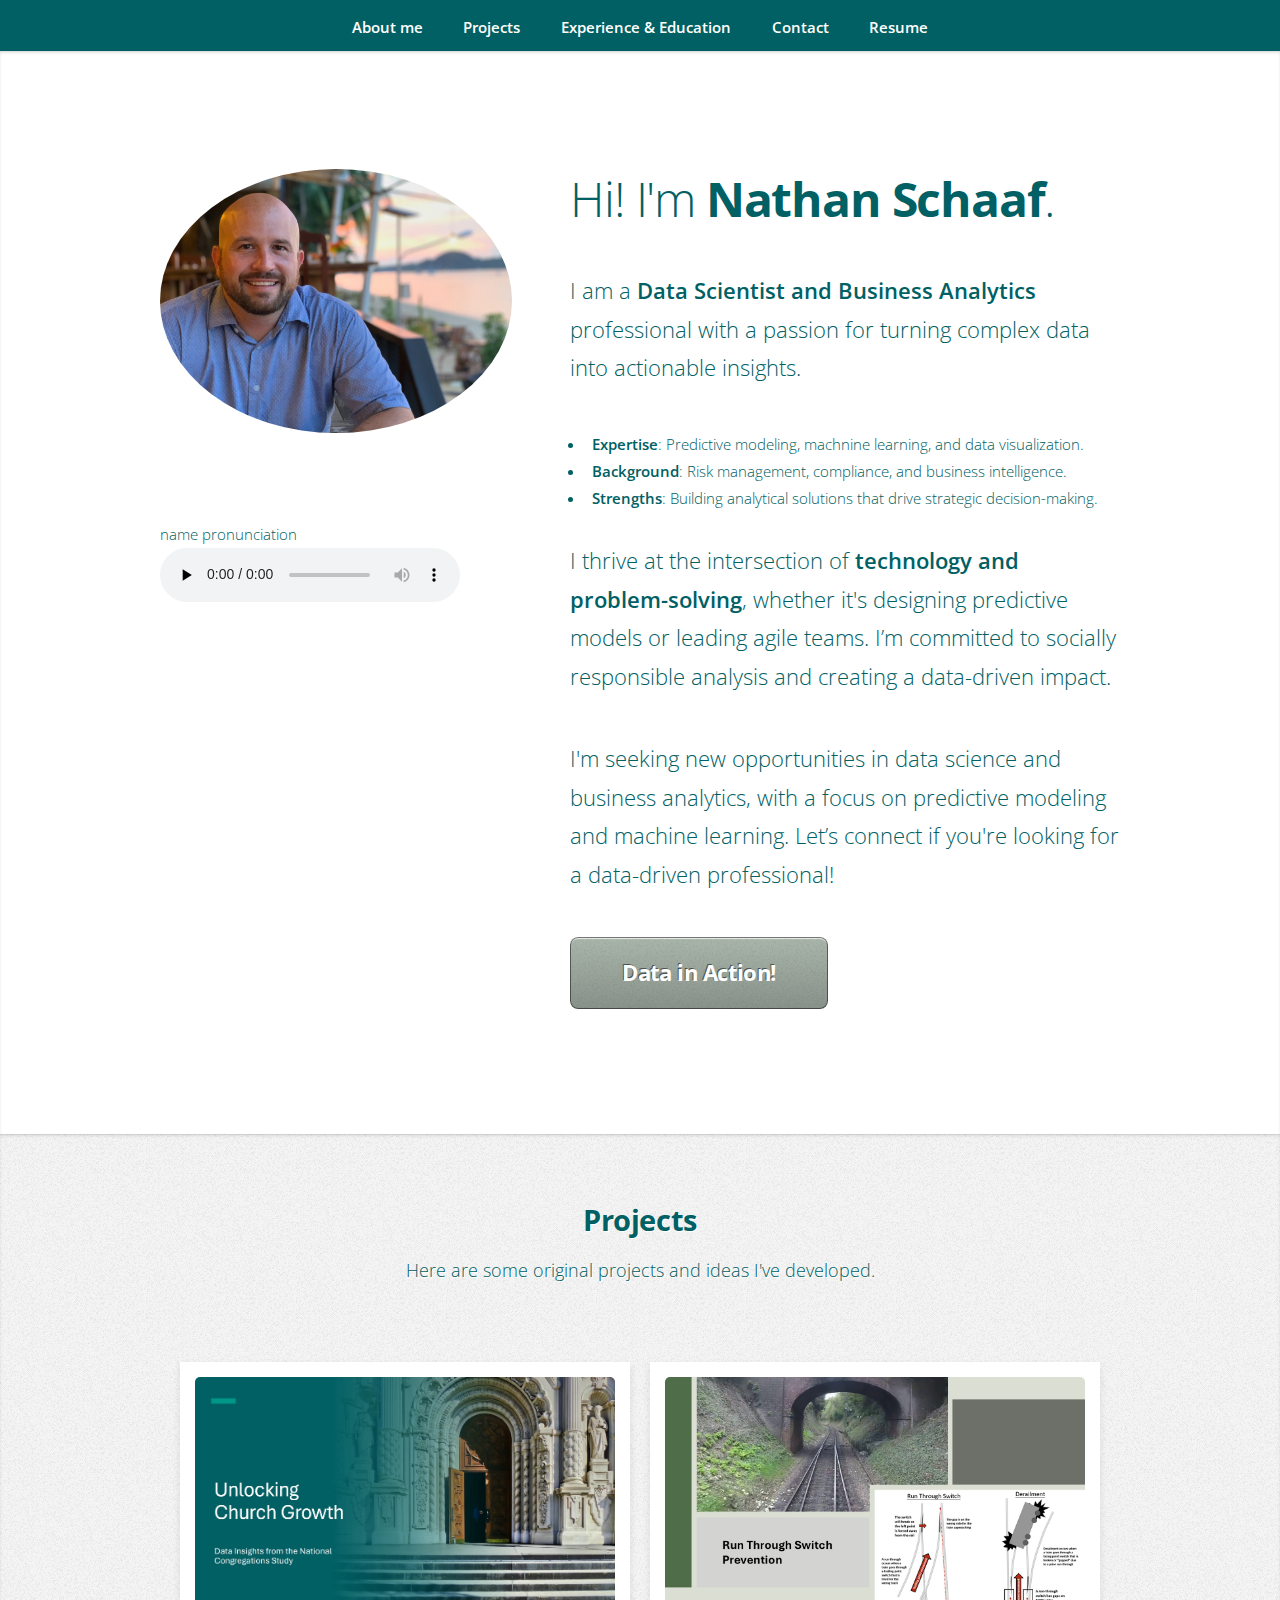
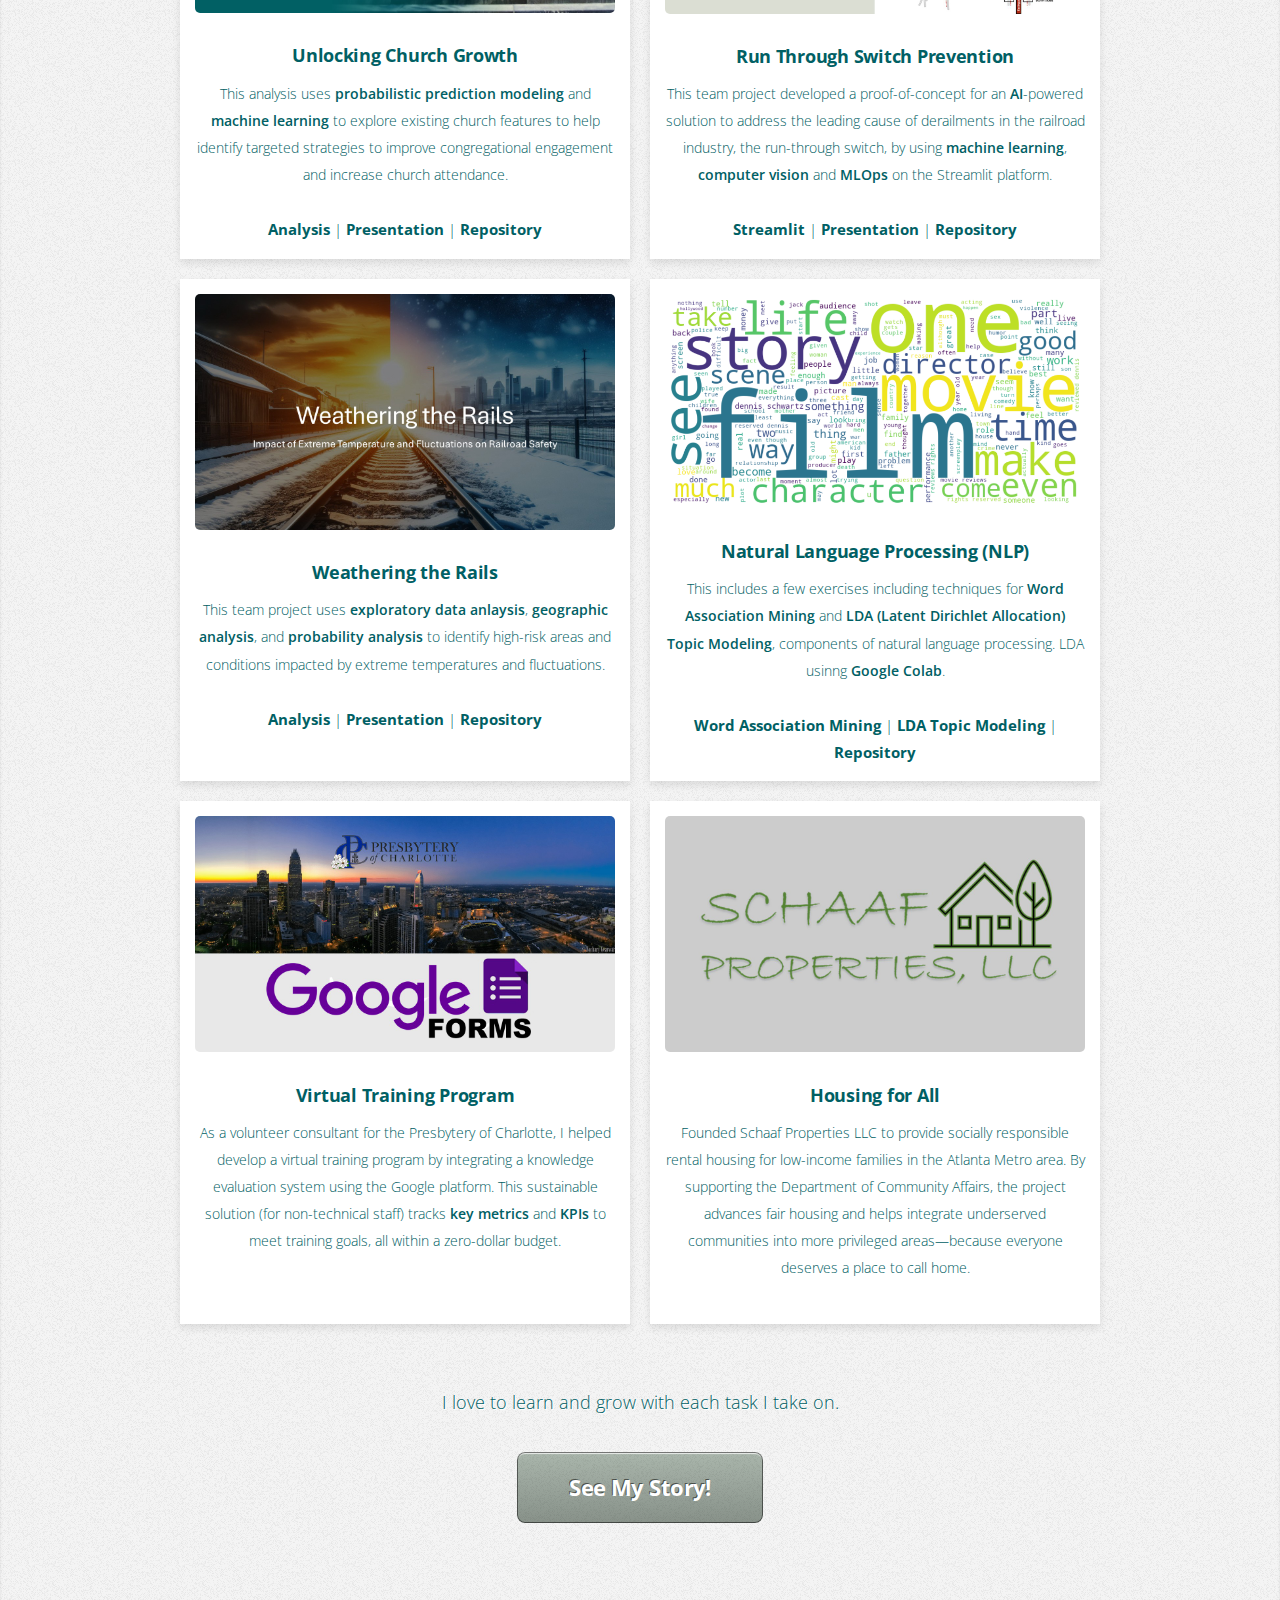
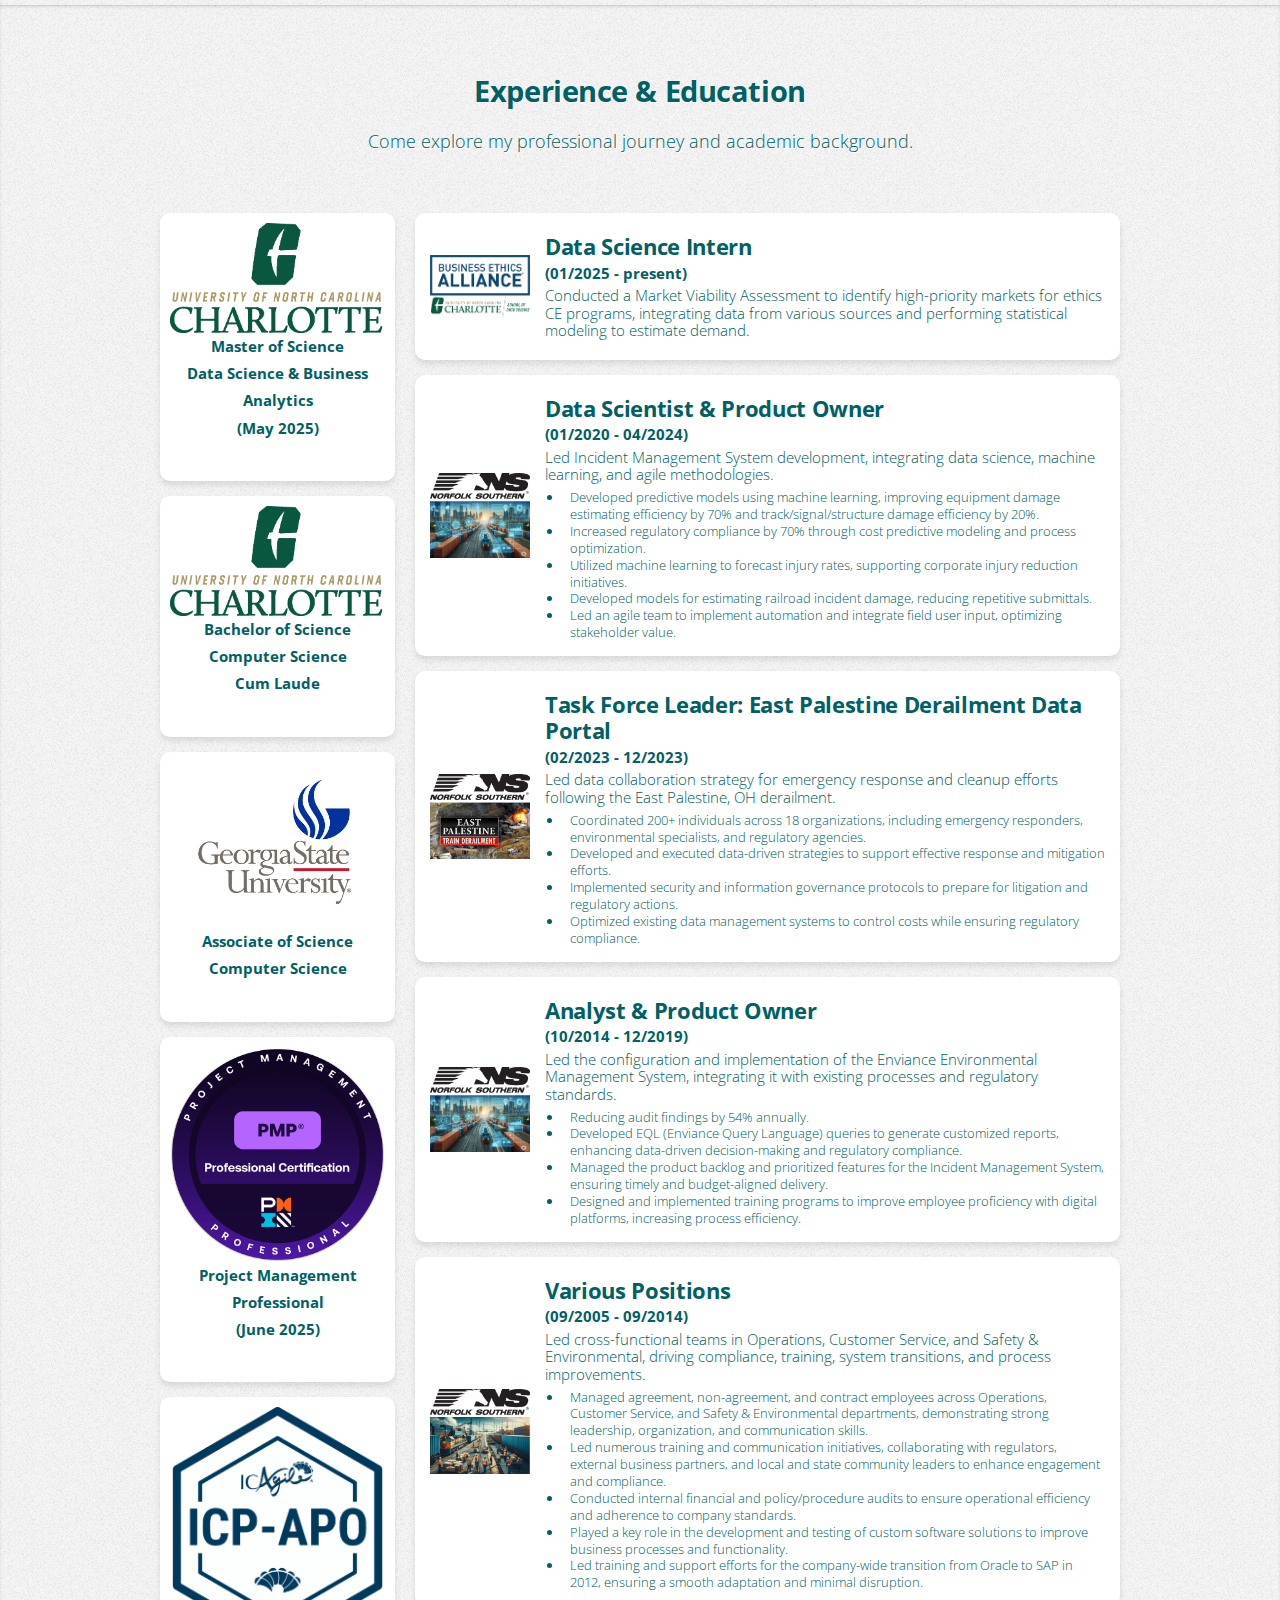
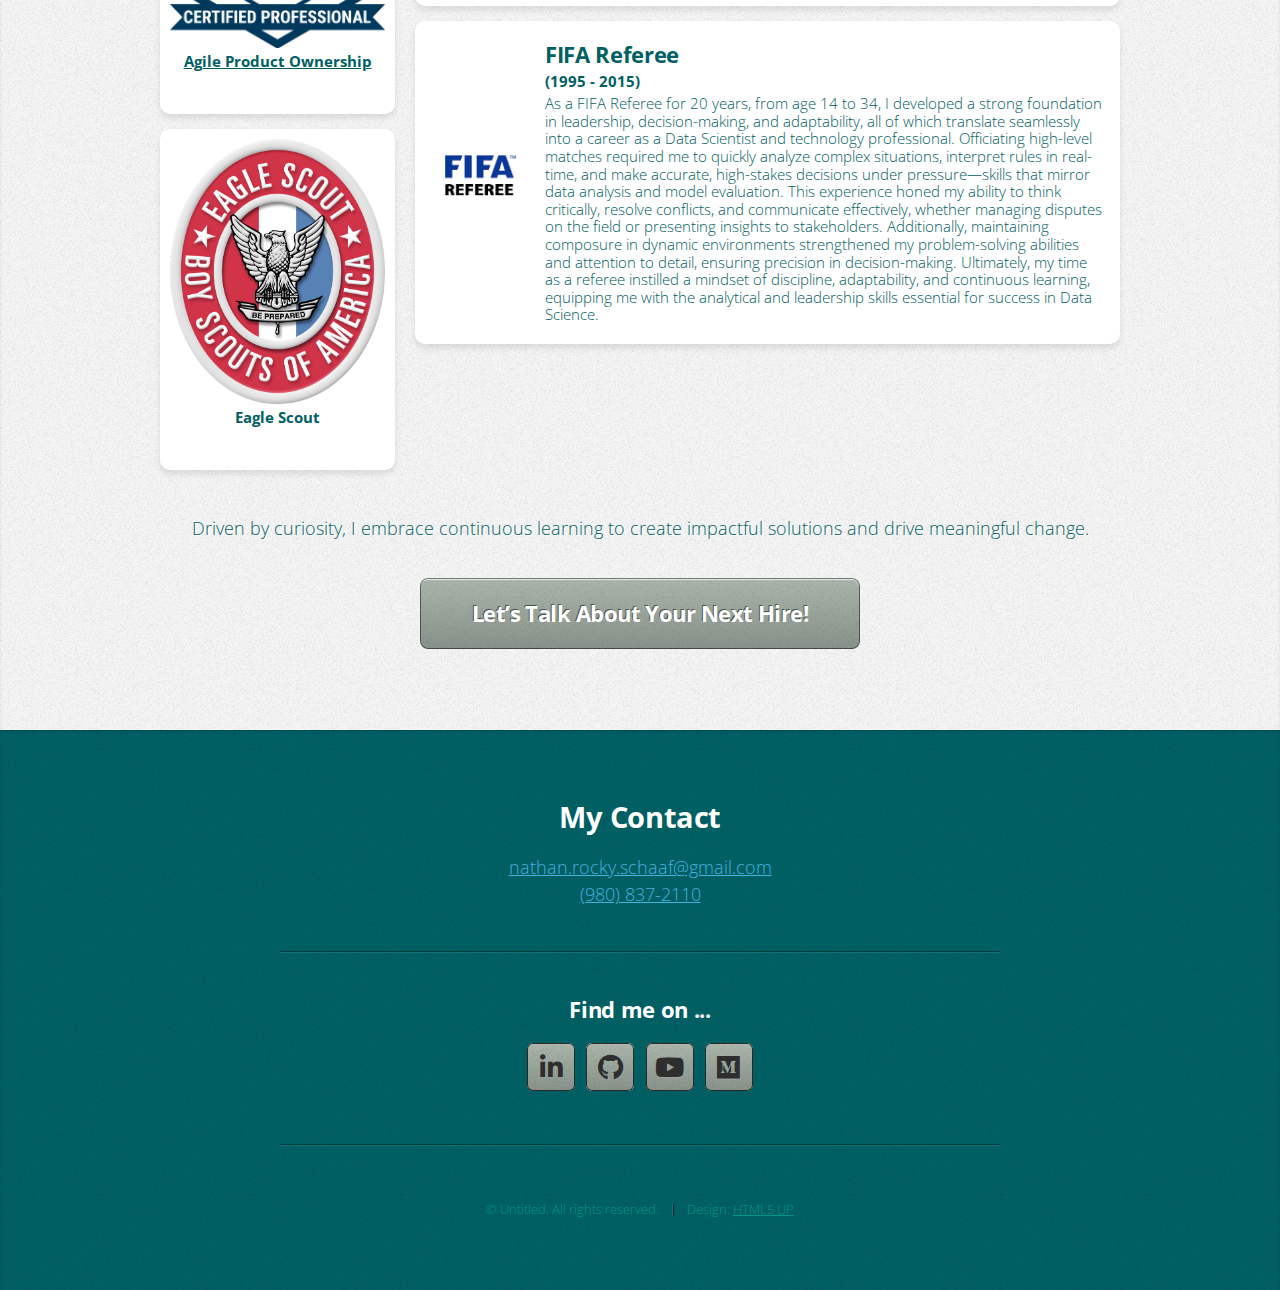
<file: index.html>
<!DOCTYPE HTML>
<!--
	Miniport by HTML5 UP
	html5up.net | @ajlkn
	Free for personal and commercial use under the CCA 3.0 license (html5up.net/license)
-->
<html>
	<head>
		<title>Nathan Schaaf</title>
		<meta charset="utf-8" />
		<meta name="viewport" content="width=device-width, initial-scale=1, user-scalable=no" />
		<link rel="stylesheet" href="assets/css/main.css" />
		<link rel="icon" href="/images/NathanSchaafLogo1.png">
	</head>
	<body class="is-preload">

		<!-- Nav -->
			<nav id="nav">
				<ul class="container">
					<li><a href="#top">About me</a></li>
					<li><a href="#projects">Projects</a></li>
					<li><a href="#experience-education">Experience & Education</a></li>
					<li><a href="#contact">Contact</a></li>
					<li><a href="resume.html">Resume</a></li>
				</ul>
			</nav>

		<!-- Home -->
			<article id="top" class="wrapper style1">
				<div class="container">
					<div class="row">
						<div class="col-4 col-5-large col-12-medium">
							<span class="image fit"><img src="images/NathanSchaaf.jpeg" alt="" /></span>
							<span>name pronunciation</span> 
							<br>
							<audio controls preload = "none">
								<source src="audio/NathanSchaaf.m4a" type="audio/mp4">
							  </audio>
						</div>
						<div class="col-8 col-7-large col-12-medium">
							<header>
								<h1>Hi! I'm <strong>Nathan Schaaf</strong>.</h1>
							</header>
							<p>I am a <strong>Data Scientist and Business Analytics</strong> professional with a passion for turning complex data 
								into actionable insights.</p>
							<ul>
								<li><strong>Expertise</strong>: Predictive modeling, machnine learning, and data visualization.</li>
								<li><strong>Background</strong>: Risk management, compliance, and business intelligence.</li>
								<li><strong>Strengths</strong>: Building analytical solutions that drive strategic decision-making.</li>
							</ul>
							<p>I thrive at the intersection of <strong>technology and problem-solving</strong>, whether it's designing predictive 
								models or leading agile teams. I’m committed to socially responsible analysis and creating a data-driven impact.</p>
							<p>I'm seeking new opportunities in data science and business analytics, with a focus on predictive modeling and machine 
								learning. Let’s connect if you're looking for a data-driven professional!</p>
							<a href="#projects" class="button large scrolly">Data in Action!</a>
						</div>
					</div>
				</div>
			</article>

		<!-- Projects -->
			<article id="projects" class="wrapper style3">
				<div class="container">
					<header>
						<h2>Projects</h2>
						<p class="center">Here are some original projects and ideas I've developed.</p>
					</header>
					
					<div class="projects-grid">
						<div class="project-tile">
							<a href="#" class="image featured">
								<img src="images/unlocking_church_growth_cover.jpg" alt="Unlocking Church Growth" />
							</a>
							<h3><a href="https://github.com/NRSchaaf/unlocking-church-growth/blob/main/README.md">Unlocking Church Growth</a></h3>
							<p>This analysis uses <strong>probabilistic prediction modeling</strong> and <strong>machine learning</strong> 
								to explore existing church features to help identify targeted strategies to improve congregational 
								engagement and increase church attendance.</p>
							<a href="https://1drv.ms/b/s!Am1b1E8pcdH6ip1j-j-bp02xxaC5Tw?e=TqKksj">Analysis</a> |
							<a href="https://youtu.be/Y86CWnlXKE0?si=bT-gPN2Q32JhrRts">Presentation</a> |
							<a href="https://github.com/NRSchaaf/unlocking-church-growth.git">Repository</a>
						</div>
			
						<div class="project-tile">
							<a href="#" class="image featured">
								<img src="images/rts.jpg" alt="Run Through Switch Prevention" />
							</a>
							<h3><a href="#">Run Through Switch Prevention</a></h3>
							<p>This team project developed a proof-of-concept for an <strong>AI</strong>-powered solution to address the 
								leading cause of derailments in the railroad industry, the run-through switch, by using <strong>machine learning</strong>, 
								<strong>computer vision</strong> and <strong>MLOps</strong> on the Streamlit platform.</p>
							<a href="https://nn-track-classification-1.streamlit.app/">Streamlit</a> |
							<a href="https://youtu.be/gp2LPxZZUEQ">Presentation</a> |
							<a href="https://github.com/NRSchaaf/Run-Through_Switch">Repository</a>
						</div>
						
						<div class="project-tile">
							<a href="#" class="image featured">
								<img src="images/weathering_the_rails.jpg" alt="Weathering the Rails" />
							</a>
							<h3><a href="https://github.com/NRSchaaf/weathering_the_rails/blob/main/README.md">Weathering the Rails</a></h3>
							<p>This team project uses <strong>exploratory data anlaysis</strong>, <strong>geographic analysis</strong>, and 
								<strong>probability analysis</strong> to identify high-risk areas and conditions impacted by extreme temperatures and fluctuations.</p>
							<a href="https://1drv.ms/b/s!Am1b1E8pcdH6k-N_sh64wrXgg--pUg?e=vfHMzV">Analysis</a> |
							<a href="https://1drv.ms/p/s!Am1b1E8pcdH6k-N9vyfSuMbWyM3Mzw?e=g0erMZ">Presentation</a> |
							<a href="https://github.com/NRSchaaf/weathering_the_rails">Repository</a>
						</div>

						<div class="project-tile">
							<a href="#" class="image featured">
								<img src="images/word_cloud.png" alt="Word Association Mining Exercise" />
							</a>
							<h3><a href="https://github.com/NRSchaaf/word_association_mining_exercise/blob/main/README.md">Natural Language Processing (NLP)</a></h3>
							<p>This includes a few exercises including techniques for <strong>Word Association Mining</strong> and <strong>LDA (Latent Dirichlet Allocation) 
								Topic Modeling</strong>, components of natural language processing. LDA usinng <strong>Google Colab</strong>.</p>
							<a href="https://nbviewer.org/github/NRSchaaf/word_association_mining_exercise/blob/main/word_association_mining_exercise.ipynb">Word Association Mining</a> |
							<a href="https://nbviewer.org/github/NRSchaaf/word_association_mining_exercise/blob/main/LDA_topic_modeling.ipynb">LDA Topic Modeling</a> |
							<a href="https://github.com/NRSchaaf/word_association_mining_exercise">Repository</a>
						</div>

						<div class="project-tile">
							<a href="#" class="image featured">
								<img src="images/virtual_training_program.jpg" alt="Virtual Training Program" />
							</a>
							<h3><a href="#">Virtual Training Program</a></h3>
							<p>As a volunteer consultant for the Presbytery of Charlotte, I helped develop a virtual training program by integrating a knowledge 
								evaluation system using the Google platform. This sustainable solution (for non-technical staff) tracks <strong>key metrics</strong>  
								and <strong>KPIs</strong> to meet training goals, all within a zero-dollar budget.</p>
						</div>
			
						<div class="project-tile">
							<a href="#" class="image featured">
								<img src="images/schaafpropertiesllc.jpg" alt="Housing for All" />
							</a>
							<h3><a href="#">Housing for All</a></h3>
							<p>Founded Schaaf Properties LLC to provide socially responsible rental housing for low-income families in the Atlanta Metro area. 
								By supporting the Department of Community Affairs, the project advances fair housing and helps integrate underserved communities 
								into more privileged areas—because everyone deserves a place to call home.</p>
						</div>
					</div>
			
					<footer>
						<p class="center">I love to learn and grow with each task I take on.</p>
						<a href="#experience-education" class="button large scrolly">See My Story!</a>
					</footer>
				</div>
			</article>

		<!-- Experience-Education -->
			<article id="experience-education" class="wrapper style3">
				<div class="container">
					<header>
						<h2>Experience & Education</h2>
						<p class="center">Come explore my professional journey and academic background.</p>
					</header>
					
					<div class="grid-container">
						<!-- Left Column: Education & Certifications -->
						<div class="education-column">
							<div class="education-tile">
								<img src="images/UNCC.png" alt="Master's Degree">
								<p>Master of Science<br>
									Data Science & Business Analytics<br>
									(May 2025)</p>
							</div>
							<div class="education-tile">
								<img src="images/UNCC.png" alt="Bachelor's Degree">
								<p>Bachelor of Science<br>
									Computer Science<br>
									Cum Laude</p>
							</div>
							<div class="education-tile">
								<img src="images/GSU.jpg" alt="Associate Degree">
								<p>Associate of Science<br>
									Computer Science</p>
							</div>
							<div class="education-tile">
								<img src="images/pmp.png" alt="Project Management Professional">
								<p>Project Management Professional<br>
								(June 2025)</p>
							</div>
							<div class="education-tile">
								<img src="images/icp-apo.png" alt="Product Owner">
								<p><a href="https://1drv.ms/b/s!Am1b1E8pcdH6k-oYy0xANmdUw97MxQ?e=aswc78" target="_blank" style="color: #006064; text-decoration: underline;">Agile Product Ownership</a></p>
							</div>
							<div class="education-tile">
								<img src="images/EagleBadge.png" alt="Eagle Scout">
								<p>Eagle Scout</p>
							</div>
						</div>
						
						<!-- Right Column: Work Experience -->
						<div class="experience-column">
							<div class="experience-tile">
								<img src="images/business_ethics_alliance.jpg" alt="Business Ethics Alliance">
								<div class="experience-text">
									<h3>Data Science Intern</h3>
									<h4>(01/2025 - present)</h4>
									<p>Conducted a Market Viability Assessment to identify high-priority markets for ethics CE programs, integrating data from various sources and performing statistical modeling to estimate demand.</p>
								</div>
							</div>
							
							<div class="experience-tile">
								<img src="images/sr_product_owner.jpg" alt="Sr Product Owner & Analyst">
								<div class="experience-text">
									<h3>Data Scientist & Product Owner</h3>
									<h4>(01/2020 - 04/2024)</h4>
									<p>Led Incident Management System development, integrating data science, machine learning, and agile methodologies.</p>
									<ul>
										<li>Developed predictive models using machine learning, improving equipment damage estimating efficiency by 70% and track/signal/structure damage efficiency by 20%.</li>
										<li>Increased regulatory compliance by 70% through cost predictive modeling and process optimization.</li>
										<li>Utilized machine learning to forecast injury rates, supporting corporate injury reduction initiatives.</li>
										<li>Developed models for estimating railroad incident damage, reducing repetitive submittals.</li>
										<li>Led an agile team to implement automation and integrate field user input, optimizing stakeholder value.</li>
									</ul>
								</div>
							</div>
						
							<div class="experience-tile">
								<img src="images/task_force_leader.jpg" alt="Task Force Leader">
								<div class="experience-text">
									<h3>Task Force Leader: East Palestine Derailment Data Portal</h3>
									<h4>(02/2023 - 12/2023)</h4>
									<p>Led data collaboration strategy for emergency response and cleanup efforts following the East Palestine, OH derailment.</p>
									<ul>
										<li>Coordinated 200+ individuals across 18 organizations, including emergency responders, environmental specialists, and regulatory agencies.</li>
										<li>Developed and executed data-driven strategies to support effective response and mitigation efforts.</li>
										<li>Implemented security and information governance protocols to prepare for litigation and regulatory actions.</li>
										<li>Optimized existing data management systems to control costs while ensuring regulatory compliance.</li>
									</ul>
								</div>
							</div>
						
							<div class="experience-tile">
								<img src="images/sr_product_owner.jpg" alt="Product Owner & Analyst">
								<div class="experience-text">
									<h3>Analyst & Product Owner</h3>
									<h4>(10/2014 - 12/2019)</h4>
									<p>Led the configuration and implementation of the Enviance Environmental Management System, integrating it with existing 
										processes and regulatory standards.</p>
									<ul>
										<li>Reducing audit findings by 54% annually.</li>
										<li>Developed EQL (Enviance Query Language) queries to generate customized reports, enhancing data-driven decision-making and regulatory compliance.</li>
										<li>Managed the product backlog and prioritized features for the Incident Management System, ensuring timely and budget-aligned delivery.</li>
										<li>Designed and implemented training programs to improve employee proficiency with digital platforms, increasing process efficiency.</li>
									</ul>
								</div>
							</div>
						
							<div class="experience-tile">
								<img src="images/various_positions.jpg" alt="Groceries To You">
								<div class="experience-text">
									<h3>Various Positions</h3>
									<h4>(09/2005 - 09/2014)</h4>
									<p>Led cross-functional teams in Operations, Customer Service, and Safety & Environmental, driving compliance, training, system transitions, and process improvements.</p>
									<ul>
										<li>Managed agreement, non-agreement, and contract employees across Operations, Customer Service, and Safety & Environmental departments, demonstrating strong leadership, organization, and communication skills.</li>
										<li>Led numerous training and communication initiatives, collaborating with regulators, external business partners, and local and state community leaders to enhance engagement and compliance.</li>
										<li>Conducted internal financial and policy/procedure audits to ensure operational efficiency and adherence to company standards.</li>
										<li>Played a key role in the development and testing of custom software solutions to improve business processes and functionality.</li>
										<li>Led training and support efforts for the company-wide transition from Oracle to SAP in 2012, ensuring a smooth adaptation and minimal disruption.</li>
									</ul>
								</div>
							</div>
						
							<div class="experience-tile">
								<img src="images/FIFA_Referee.png" alt="FIFA Referee">
								<div class="experience-text">
									<h3>FIFA Referee</h3>
									<h4>(1995 - 2015)</h4>
									<p>As a FIFA Referee for 20 years, from age 14 to 34, I developed a strong foundation in leadership, decision-making, 
										and adaptability, all of which translate seamlessly into a career as a Data Scientist and technology professional. 
										Officiating high-level matches required me to quickly analyze complex situations, interpret rules in real-time, 
										and make accurate, high-stakes decisions under pressure—skills that mirror data analysis and model evaluation. 
										This experience honed my ability to think critically, resolve conflicts, and communicate effectively, whether 
										managing disputes on the field or presenting insights to stakeholders. Additionally, maintaining composure in dynamic 
										environments strengthened my problem-solving abilities and attention to detail, ensuring precision in decision-making. 
										Ultimately, my time as a referee instilled a mindset of discipline, adaptability, and continuous learning, equipping 
										me with the analytical and leadership skills essential for success in Data Science.</p>
								</div>
							</div>
						</div>
					</div>
					
					<footer>
						<p class="center">Driven by curiosity, I embrace continuous learning to create impactful solutions and drive meaningful change.</p>
						<a href="#contact" class="button large scrolly">Let’s Talk About Your Next Hire!</a>
					</footer>
				</div>
			</article>

		<!-- Contact -->
			<article id="contact" class="wrapper style4">
				<div class="container medium">
					<header>
						<h2> My Contact</h2>
						<p><a href="mailto:nathan.rocky.schaaf@gmail.com">nathan.rocky.schaaf@gmail.com</a></p>
						<!-- <p><a href="mailto:nschaaf@charlotte.edu">nschaaf@charlotte.edu</a></p> -->
						<p><a href="tel:+19808372110">(980) 837-2110</a></p>
					<!-- </header>
					<div class="row">
						<div class="col-12">
							<form method="post" action="send-email.php">
								<div class="row">
									<div class="col-6 col-12-small">
										<input type="text" name="name" id="name" placeholder="Name" />
									</div>
									<div class="col-6 col-12-small">
										<input type="text" name="email" id="email" placeholder="Email" />
									</div>
									<div class="col-12">
										<input type="text" name="subject" id="subject" placeholder="Subject" />
									</div>
									<div class="col-12">
										<textarea name="message" id="message" placeholder="Message"></textarea>
									</div>
									<div class="col-12">
										<ul class="actions">
											<li><input type="submit" value="Send Message" /></li>
											<li><input type="reset" value="Clear Form" class="alt" /></li>
										</ul>
									</div>
								</div>
							</form>
						</div> -->
						<div class="col-12">
							<hr />
							<h3>Find me on ...</h3>
							<ul class="social">
								<li><a href="https://www.linkedin.com/in/nathan-schaaf/" class="icon brands fa-linkedin-in"><span class="label">LinkedIn</span></a></li>
								<li><a href="https://nrschaaf.github.io/" class="icon brands fa-github"><span class="label">Github</span></a></li>
								<li><a href="https://www.youtube.com/@DataScienceWithNathanSchaaf" class="icon brands fa-youtube"><span class="label">YouTube</span></a></li>
								<li><a href="https://medium.com/@nathan.rocky.schaaf" class="icon brands fa-medium"><span class="label">Medium</span></a></li>
								
								<!-- <li><a href="#" class="icon brands fa-twitter"><span class="label">Twitter</span></a></li>
								 <li><a href="https://community.pmi.org/profile/nschaaf" class="icon brands pmi"><span class="label">PMI</span></a></li>
								<li><a href="#" class="icon brands fa-facebook-f"><span class="label">Facebook</span></a></li>
								<li><a href="#" class="icon brands fa-dribbble"><span class="label">Dribbble</span></a></li>
								<li><a href="#" class="icon brands fa-tumblr"><span class="label">Tumblr</span></a></li>
								<li><a href="#" class="icon brands fa-google-plus"><span class="label">Google+</span></a></li>
								<li><a href="#" class="icon solid fa-rss"><span>RSS</span></a></li>
								<li><a href="#" class="icon brands fa-instagram"><span>Instagram</span></a></li>
								<li><a href="#" class="icon brands fa-foursquare"><span>Foursquare</span></a></li>
								<li><a href="#" class="icon brands fa-skype"><span>Skype</span></a></li>
								<li><a href="#" class="icon brands fa-soundcloud"><span>Soundcloud</span></a></li>
								<li><a href="#" class="icon brands fa-youtube"><span>YouTube</span></a></li>
								<li><a href="#" class="icon brands fa-blogger"><span>Blogger</span></a></li>
								<li><a href="#" class="icon brands fa-flickr"><span>Flickr</span></a></li>
								<li><a href="#" class="icon brands fa-vimeo"><span>Vimeo</span></a></li>
								-->
							</ul>
							<hr />
						</div>
					</div>
					<footer>
						<ul id="copyright">
							<li>&copy; Untitled. All rights reserved.</li><li>Design: <a href="http://html5up.net">HTML5 UP</a></li>
						</ul>
					</footer>
				</div>
			</article>

		<!-- Scripts -->
			<script src="assets/js/jquery.min.js"></script>
			<script src="assets/js/jquery.scrolly.min.js"></script>
			<script src="assets/js/browser.min.js"></script>
			<script src="assets/js/breakpoints.min.js"></script>
			<script src="assets/js/util.js"></script>
			<script src="assets/js/main.js"></script>

	</body>
</html>
</file>
<file: assets/css/main.css>
@import url("https://fonts.googleapis.com/css?family=Open+Sans:300,300italic,600,600italic,700");
@import url("fontawesome-all.min.css");

/*
	Miniport by HTML5 UP
	html5up.net | @ajlkn
	Free for personal and commercial use under the CCA 3.0 license (html5up.net/license)
*/

html, body, div, span, applet, object,
iframe, h1, h2, h3, h4, h5, h6, p, blockquote,
pre, a, abbr, acronym, address, big, cite,
code, del, dfn, em, img, ins, kbd, q, s, samp,
small, strike, strong, sub, sup, tt, var, b,
u, i, center, dl, dt, dd, ol, ul, li, fieldset,
form, label, legend, table, caption, tbody,
tfoot, thead, tr, th, td, article, aside,
canvas, details, embed, figure, figcaption,
footer, header, hgroup, menu, nav, output, ruby,
section, summary, time, mark, audio, video {
	margin: 0;
	padding: 0;
	border: 0;
	font-size: 100%;
	font: inherit;
	vertical-align: baseline;}

article, aside, details, figcaption, figure,
footer, header, hgroup, menu, nav, section {
	display: block;}

body {
	line-height: 1;
}

ol, ul {
	list-style: none;
}

blockquote, q {
	quotes: none;
}

	blockquote:before, blockquote:after, q:before, q:after {
		content: '';
		content: none;
	}

table {
	border-collapse: collapse;
	border-spacing: 0;
}

body {
	-webkit-text-size-adjust: none;
}

mark {
	background-color: transparent;
	color: inherit;
}

input::-moz-focus-inner {
	border: 0;
	padding: 0;
}

input, select, textarea {
	-moz-appearance: none;
	-webkit-appearance: none;
	-ms-appearance: none;
	appearance: none;
}

/* Basic */

	html {
		box-sizing: border-box;
	}

	*, *:before, *:after {
		box-sizing: inherit;
	}

	body {
		padding-top: 3.5em;
	}

		body.is-preload *, body.is-preload *:before, body.is-preload *:after {
			-moz-animation: none !important;
			-webkit-animation: none !important;
			-ms-animation: none !important;
			animation: none !important;
			-moz-transition: none !important;
			-webkit-transition: none !important;
			-ms-transition: none !important;
			transition: none !important;
		}

	body, input, textarea, select {
		font-family: 'Open Sans', sans-serif;
		line-height: 1.85em;
		color: #006064;
		font-weight: 300;
		font-size: 13pt;
	}

	a {
		-moz-transition: color .2s ease-in-out;
		-webkit-transition: color .2s ease-in-out;
		-ms-transition: color .2s ease-in-out;
		transition: color .2s ease-in-out;
		color: #43B3E0;
		text-decoration: underline;
	}

		a:hover {
			color: #43bff0 !important;
		}

		a img {
			border: 0;
		}

	b, strong {
		font-weight: 600;
		color: #006064;
	}

	i, em {
		font-style: italic;
	}

	sub {
		position: relative;
		top: 0.5em;
		font-size: 0.8em;
	}

	sup {
		position: relative;
		top: -0.5em;
		font-size: 0.8em;
	}

	blockquote {
		border-left: solid 0.75em #eee;
		padding: 1em 0 1em 1.5em;
		font-style: italic;
	}

	h1, h2, h3, h4, h5, h6 {
		color: #006064;
		margin: 0 0 0.75em 0;
	}

	h1 a, h2 a, h3 a, h4 a, h5 a, h6 a {
		text-decoration: none;
		color: inherit;
	}

	h2, h3, h4, h5, h6 {
		font-weight: 700;
	}

	h1 {
		font-size: 3.25em;
		letter-spacing: -0.025em;
		font-weight: 300;
	}

		h1 strong {
			font-weight: 700;
		}

	h2 {
		font-size: 2em;
		letter-spacing: -0.015em;
	}

	h3 {
		font-size: 1.5em;
		letter-spacing: -0.015em;
	}

	em, i {
		font-style: italic;
	}

	br.clear {
		clear: both;
	}

	hr {
		border: 0;
		border-top: solid 1px #444;
		border-top-color: rgba(0, 0, 0, 0.35);
		box-shadow: 0px 1px 0px 0px rgba(255, 255, 255, 0.1);
		height: 1px;
		margin: 3em 0;
	}

	p, ul, ol, dl, table {
		margin-bottom: 2em;
	}

	header {
		margin: 0 0 3em 0;
	}

		header > p {
			font-size: 1.25em;
			margin: 0;
		}

	footer {
		margin: 3em 0 0 0;
	}

		footer > p {
			font-size: 1.25em;
		}

/* Container */

	.container {
		margin: 0 auto;
		max-width: calc(100% - 50px);
		width: 1200px;
	}

		.container.medium {
			width: 900px;
		}

		@media screen and (max-width: 1680px) {

			.container {
				width: 1200px;
			}

				.container.medium {
					width: 900px;
				}

		}

		@media screen and (max-width: 1280px) {

			.container {
				width: 960px;
			}

				.container.medium {
					width: 720px;
				}

		}

		@media screen and (max-width: 980px) {

			.container {
				width: 100%;
			}

				.container.medium {
					width: 75%;
				}

		}

		@media screen and (max-width: 736px) {

			.container {
				width: 100%;
				max-width: calc(100% - 30px);
			}

				.container.medium {
					width: 100%;
				}

		}
		.image-container {
			display: block;
    		width: 100%; /* Ensures the image takes full width of its container */
    		height: 300px; /* Set a fixed height for the container */
    		text-align: center; /* Centers the image horizontally */
    		overflow: hidden; /* Ensures any overflow content is hidden */
			position: relative; /* Allow absolute positioning of images */
		}
		
		.manImg {
			width: 100%; /* Ensures the image takes full width of its container */
   			height: 100%; /* Ensures the image takes full height of its container */
    		object-fit: cover; /* Maintains aspect ratio and covers the container */
		}

/* Row */

	.row {
		display: flex;
		flex-wrap: wrap;
		box-sizing: border-box;
		align-items: stretch;
	}

		.row > * {
			box-sizing: border-box;
		}

		.row.gtr-uniform > * > :last-child {
			margin-bottom: 0;
		}

		.row.aln-left {
			justify-content: flex-start;
		}

		.row.aln-center {
			justify-content: center;
		}

		.row.aln-right {
			justify-content: flex-end;
		}

		.row.aln-top {
			align-items: flex-start;
		}

		.row.aln-middle {
			align-items: center;
		}

		.row.aln-bottom {
			align-items: flex-end;
		}

		.row > .imp {
			order: -1;
		}

		.row > .col-1 {
			width: 8.33333%;
		}

		.row > .off-1 {
			margin-left: 8.33333%;
		}

		.row > .col-2 {
			width: 16.66667%;
		}

		.row > .off-2 {
			margin-left: 16.66667%;
		}

		.row > .col-3 {
			width: 25%;
		}

		.row > .off-3 {
			margin-left: 25%;
		}

		.row > .col-4 {
			width: 33.33333%;
		}

		.row > .off-4 {
			margin-left: 33.33333%;
		}

		.row > .col-5 {
			width: 41.66667%;
		}

		.row > .off-5 {
			margin-left: 41.66667%;
		}

		.row > .col-6 {
			width: 50%;
		}

		.row > .off-6 {
			margin-left: 50%;
		}

		.row > .col-7 {
			width: 58.33333%;
		}

		.row > .off-7 {
			margin-left: 58.33333%;
		}

		.row > .col-8 {
			width: 66.66667%;
		}

		.row > .off-8 {
			margin-left: 66.66667%;
		}

		.row > .col-9 {
			width: 75%;
		}

		.row > .off-9 {
			margin-left: 75%;
		}

		.row > .col-10 {
			width: 83.33333%;
		}

		.row > .off-10 {
			margin-left: 83.33333%;
		}

		.row > .col-11 {
			width: 91.66667%;
		}

		.row > .off-11 {
			margin-left: 91.66667%;
		}

		.row > .col-12 {
			width: 100%;
		}

		.row > .off-12 {
			margin-left: 100%;
		}

		.row.gtr-0 {
			margin-top: 0px;
			margin-left: 0px;
		}

			.row.gtr-0 > * {
				padding: 0px 0 0 0px;
			}

			.row.gtr-0.gtr-uniform {
				margin-top: 0px;
			}

				.row.gtr-0.gtr-uniform > * {
					padding-top: 0px;
				}

		.row.gtr-25 {
			margin-top: -6.25px;
			margin-left: -6.25px;
		}

			.row.gtr-25 > * {
				padding: 6.25px 0 0 6.25px;
			}

			.row.gtr-25.gtr-uniform {
				margin-top: -6.25px;
			}

				.row.gtr-25.gtr-uniform > * {
					padding-top: 6.25px;
				}

		.row.gtr-50 {
			margin-top: -12.5px;
			margin-left: -12.5px;
		}

			.row.gtr-50 > * {
				padding: 12.5px 0 0 12.5px;
			}

			.row.gtr-50.gtr-uniform {
				margin-top: -12.5px;
			}

				.row.gtr-50.gtr-uniform > * {
					padding-top: 12.5px;
				}

		.row {
			margin-top: -25px;
			margin-left: -25px;
		}

			.row > * {
				padding: 25px 0 0 25px;
			}

			.row.gtr-uniform {
				margin-top: -25px;
			}

				.row.gtr-uniform > * {
					padding-top: 25px;
				}

		.row.gtr-150 {
			margin-top: -37.5px;
			margin-left: -37.5px;
		}

			.row.gtr-150 > * {
				padding: 37.5px 0 0 37.5px;
			}

			.row.gtr-150.gtr-uniform {
				margin-top: -37.5px;
			}

				.row.gtr-150.gtr-uniform > * {
					padding-top: 37.5px;
				}

		.row.gtr-200 {
			margin-top: -50px;
			margin-left: -50px;
		}

			.row.gtr-200 > * {
				padding: 50px 0 0 50px;
			}

			.row.gtr-200.gtr-uniform {
				margin-top: -50px;
			}

				.row.gtr-200.gtr-uniform > * {
					padding-top: 50px;
				}

		@media screen and (max-width: 1680px) {

			.row {
				display: flex;
				flex-wrap: wrap;
				box-sizing: border-box;
				align-items: stretch;
			}

				.row > * {
					box-sizing: border-box;
				}

				.row.gtr-uniform > * > :last-child {
					margin-bottom: 0;
				}

				.row.aln-left {
					justify-content: flex-start;
				}

				.row.aln-center {
					justify-content: center;
				}

				.row.aln-right {
					justify-content: flex-end;
				}

				.row.aln-top {
					align-items: flex-start;
				}

				.row.aln-middle {
					align-items: center;
				}

				.row.aln-bottom {
					align-items: flex-end;
				}

				.row > .imp-xlarge {
					order: -1;
				}

				.row > .col-1-xlarge {
					width: 8.33333%;
				}

				.row > .off-1-xlarge {
					margin-left: 8.33333%;
				}

				.row > .col-2-xlarge {
					width: 16.66667%;
				}

				.row > .off-2-xlarge {
					margin-left: 16.66667%;
				}

				.row > .col-3-xlarge {
					width: 25%;
				}

				.row > .off-3-xlarge {
					margin-left: 25%;
				}

				.row > .col-4-xlarge {
					width: 33.33333%;
				}

				.row > .off-4-xlarge {
					margin-left: 33.33333%;
				}

				.row > .col-5-xlarge {
					width: 41.66667%;
				}

				.row > .off-5-xlarge {
					margin-left: 41.66667%;
				}

				.row > .col-6-xlarge {
					width: 50%;
				}

				.row > .off-6-xlarge {
					margin-left: 50%;
				}

				.row > .col-7-xlarge {
					width: 58.33333%;
				}

				.row > .off-7-xlarge {
					margin-left: 58.33333%;
				}

				.row > .col-8-xlarge {
					width: 66.66667%;
				}

				.row > .off-8-xlarge {
					margin-left: 66.66667%;
				}

				.row > .col-9-xlarge {
					width: 75%;
				}

				.row > .off-9-xlarge {
					margin-left: 75%;
				}

				.row > .col-10-xlarge {
					width: 83.33333%;
				}

				.row > .off-10-xlarge {
					margin-left: 83.33333%;
				}

				.row > .col-11-xlarge {
					width: 91.66667%;
				}

				.row > .off-11-xlarge {
					margin-left: 91.66667%;
				}

				.row > .col-12-xlarge {
					width: 100%;
				}

				.row > .off-12-xlarge {
					margin-left: 100%;
				}

				.row.gtr-0 {
					margin-top: 0px;
					margin-left: 0px;
				}

					.row.gtr-0 > * {
						padding: 0px 0 0 0px;
					}

					.row.gtr-0.gtr-uniform {
						margin-top: 0px;
					}

						.row.gtr-0.gtr-uniform > * {
							padding-top: 0px;
						}

				.row.gtr-25 {
					margin-top: -6.25px;
					margin-left: -6.25px;
				}

					.row.gtr-25 > * {
						padding: 6.25px 0 0 6.25px;
					}

					.row.gtr-25.gtr-uniform {
						margin-top: -6.25px;
					}

						.row.gtr-25.gtr-uniform > * {
							padding-top: 6.25px;
						}

				.row.gtr-50 {
					margin-top: -12.5px;
					margin-left: -12.5px;
				}

					.row.gtr-50 > * {
						padding: 12.5px 0 0 12.5px;
					}

					.row.gtr-50.gtr-uniform {
						margin-top: -12.5px;
					}

						.row.gtr-50.gtr-uniform > * {
							padding-top: 12.5px;
						}

				.row {
					margin-top: -25px;
					margin-left: -25px;
				}

					.row > * {
						padding: 25px 0 0 25px;
					}

					.row.gtr-uniform {
						margin-top: -25px;
					}

						.row.gtr-uniform > * {
							padding-top: 25px;
						}

				.row.gtr-150 {
					margin-top: -37.5px;
					margin-left: -37.5px;
				}

					.row.gtr-150 > * {
						padding: 37.5px 0 0 37.5px;
					}

					.row.gtr-150.gtr-uniform {
						margin-top: -37.5px;
					}

						.row.gtr-150.gtr-uniform > * {
							padding-top: 37.5px;
						}

				.row.gtr-200 {
					margin-top: -50px;
					margin-left: -50px;
				}

					.row.gtr-200 > * {
						padding: 50px 0 0 50px;
					}

					.row.gtr-200.gtr-uniform {
						margin-top: -50px;
					}

						.row.gtr-200.gtr-uniform > * {
							padding-top: 50px;
						}

		}

		@media screen and (max-width: 1280px) {

			.row {
				display: flex;
				flex-wrap: wrap;
				box-sizing: border-box;
				align-items: stretch;
			}

				.row > * {
					box-sizing: border-box;
				}

				.row.gtr-uniform > * > :last-child {
					margin-bottom: 0;
				}

				.row.aln-left {
					justify-content: flex-start;
				}

				.row.aln-center {
					justify-content: center;
				}

				.row.aln-right {
					justify-content: flex-end;
				}

				.row.aln-top {
					align-items: flex-start;
				}

				.row.aln-middle {
					align-items: center;
				}

				.row.aln-bottom {
					align-items: flex-end;
				}

				.row > .imp-large {
					order: -1;
				}

				.row > .col-1-large {
					width: 8.33333%;
				}

				.row > .off-1-large {
					margin-left: 8.33333%;
				}

				.row > .col-2-large {
					width: 16.66667%;
				}

				.row > .off-2-large {
					margin-left: 16.66667%;
				}

				.row > .col-3-large {
					width: 25%;
				}

				.row > .off-3-large {
					margin-left: 25%;
				}

				.row > .col-4-large {
					width: 33.33333%;
				}

				.row > .off-4-large {
					margin-left: 33.33333%;
				}

				.row > .col-5-large {
					width: 41.66667%;
				}

				.row > .off-5-large {
					margin-left: 41.66667%;
				}

				.row > .col-6-large {
					width: 50%;
				}

				.row > .off-6-large {
					margin-left: 50%;
				}

				.row > .col-7-large {
					width: 58.33333%;
				}

				.row > .off-7-large {
					margin-left: 58.33333%;
				}

				.row > .col-8-large {
					width: 66.66667%;
				}

				.row > .off-8-large {
					margin-left: 66.66667%;
				}

				.row > .col-9-large {
					width: 75%;
				}

				.row > .off-9-large {
					margin-left: 75%;
				}

				.row > .col-10-large {
					width: 83.33333%;
				}

				.row > .off-10-large {
					margin-left: 83.33333%;
				}

				.row > .col-11-large {
					width: 91.66667%;
				}

				.row > .off-11-large {
					margin-left: 91.66667%;
				}

				.row > .col-12-large {
					width: 100%;
				}

				.row > .off-12-large {
					margin-left: 100%;
				}

				.row.gtr-0 {
					margin-top: 0px;
					margin-left: 0px;
				}

					.row.gtr-0 > * {
						padding: 0px 0 0 0px;
					}

					.row.gtr-0.gtr-uniform {
						margin-top: 0px;
					}

						.row.gtr-0.gtr-uniform > * {
							padding-top: 0px;
						}

				.row.gtr-25 {
					margin-top: -6.25px;
					margin-left: -6.25px;
				}

					.row.gtr-25 > * {
						padding: 6.25px 0 0 6.25px;
					}

					.row.gtr-25.gtr-uniform {
						margin-top: -6.25px;
					}

						.row.gtr-25.gtr-uniform > * {
							padding-top: 6.25px;
						}

				.row.gtr-50 {
					margin-top: -12.5px;
					margin-left: -12.5px;
				}

					.row.gtr-50 > * {
						padding: 12.5px 0 0 12.5px;
					}

					.row.gtr-50.gtr-uniform {
						margin-top: -12.5px;
					}

						.row.gtr-50.gtr-uniform > * {
							padding-top: 12.5px;
						}

				.row {
					margin-top: -25px;
					margin-left: -25px;
				}

					.row > * {
						padding: 25px 0 0 25px;
					}

					.row.gtr-uniform {
						margin-top: -25px;
					}

						.row.gtr-uniform > * {
							padding-top: 25px;
						}

				.row.gtr-150 {
					margin-top: -37.5px;
					margin-left: -37.5px;
				}

					.row.gtr-150 > * {
						padding: 37.5px 0 0 37.5px;
					}

					.row.gtr-150.gtr-uniform {
						margin-top: -37.5px;
					}

						.row.gtr-150.gtr-uniform > * {
							padding-top: 37.5px;
						}

				.row.gtr-200 {
					margin-top: -50px;
					margin-left: -50px;
				}

					.row.gtr-200 > * {
						padding: 50px 0 0 50px;
					}

					.row.gtr-200.gtr-uniform {
						margin-top: -50px;
					}

						.row.gtr-200.gtr-uniform > * {
							padding-top: 50px;
						}

		}

		@media screen and (max-width: 980px) {

			.row {
				display: flex;
				flex-wrap: wrap;
				box-sizing: border-box;
				align-items: stretch;
			}

				.row > * {
					box-sizing: border-box;
				}

				.row.gtr-uniform > * > :last-child {
					margin-bottom: 0;
				}

				.row.aln-left {
					justify-content: flex-start;
				}

				.row.aln-center {
					justify-content: center;
				}

				.row.aln-right {
					justify-content: flex-end;
				}

				.row.aln-top {
					align-items: flex-start;
				}

				.row.aln-middle {
					align-items: center;
				}

				.row.aln-bottom {
					align-items: flex-end;
				}

				.row > .imp-medium {
					order: -1;
				}

				.row > .col-1-medium {
					width: 8.33333%;
				}

				.row > .off-1-medium {
					margin-left: 8.33333%;
				}

				.row > .col-2-medium {
					width: 16.66667%;
				}

				.row > .off-2-medium {
					margin-left: 16.66667%;
				}

				.row > .col-3-medium {
					width: 25%;
				}

				.row > .off-3-medium {
					margin-left: 25%;
				}

				.row > .col-4-medium {
					width: 33.33333%;
				}

				.row > .off-4-medium {
					margin-left: 33.33333%;
				}

				.row > .col-5-medium {
					width: 41.66667%;
				}

				.row > .off-5-medium {
					margin-left: 41.66667%;
				}

				.row > .col-6-medium {
					width: 50%;
				}

				.row > .off-6-medium {
					margin-left: 50%;
				}

				.row > .col-7-medium {
					width: 58.33333%;
				}

				.row > .off-7-medium {
					margin-left: 58.33333%;
				}

				.row > .col-8-medium {
					width: 66.66667%;
				}

				.row > .off-8-medium {
					margin-left: 66.66667%;
				}

				.row > .col-9-medium {
					width: 75%;
				}

				.row > .off-9-medium {
					margin-left: 75%;
				}

				.row > .col-10-medium {
					width: 83.33333%;
				}

				.row > .off-10-medium {
					margin-left: 83.33333%;
				}

				.row > .col-11-medium {
					width: 91.66667%;
				}

				.row > .off-11-medium {
					margin-left: 91.66667%;
				}

				.row > .col-12-medium {
					width: 100%;
				}

				.row > .off-12-medium {
					margin-left: 100%;
				}

				.row.gtr-0 {
					margin-top: 0px;
					margin-left: 0px;
				}

					.row.gtr-0 > * {
						padding: 0px 0 0 0px;
					}

					.row.gtr-0.gtr-uniform {
						margin-top: 0px;
					}

						.row.gtr-0.gtr-uniform > * {
							padding-top: 0px;
						}

				.row.gtr-25 {
					margin-top: -6.25px;
					margin-left: -6.25px;
				}

					.row.gtr-25 > * {
						padding: 6.25px 0 0 6.25px;
					}

					.row.gtr-25.gtr-uniform {
						margin-top: -6.25px;
					}

						.row.gtr-25.gtr-uniform > * {
							padding-top: 6.25px;
						}

				.row.gtr-50 {
					margin-top: -12.5px;
					margin-left: -12.5px;
				}

					.row.gtr-50 > * {
						padding: 12.5px 0 0 12.5px;
					}

					.row.gtr-50.gtr-uniform {
						margin-top: -12.5px;
					}

						.row.gtr-50.gtr-uniform > * {
							padding-top: 12.5px;
						}

				.row {
					margin-top: -25px;
					margin-left: -25px;
				}

					.row > * {
						padding: 25px 0 0 25px;
					}

					.row.gtr-uniform {
						margin-top: -25px;
					}

						.row.gtr-uniform > * {
							padding-top: 25px;
						}

				.row.gtr-150 {
					margin-top: -37.5px;
					margin-left: -37.5px;
				}

					.row.gtr-150 > * {
						padding: 37.5px 0 0 37.5px;
					}

					.row.gtr-150.gtr-uniform {
						margin-top: -37.5px;
					}

						.row.gtr-150.gtr-uniform > * {
							padding-top: 37.5px;
						}

				.row.gtr-200 {
					margin-top: -50px;
					margin-left: -50px;
				}

					.row.gtr-200 > * {
						padding: 50px 0 0 50px;
					}

					.row.gtr-200.gtr-uniform {
						margin-top: -50px;
					}

						.row.gtr-200.gtr-uniform > * {
							padding-top: 50px;
						}

		}

		@media screen and (max-width: 736px) {

			.row {
				display: flex;
				flex-wrap: wrap;
				box-sizing: border-box;
				align-items: stretch;
			}

				.row > * {
					box-sizing: border-box;
				}

				.row.gtr-uniform > * > :last-child {
					margin-bottom: 0;
				}

				.row.aln-left {
					justify-content: flex-start;
				}

				.row.aln-center {
					justify-content: center;
				}

				.row.aln-right {
					justify-content: flex-end;
				}

				.row.aln-top {
					align-items: flex-start;
				}

				.row.aln-middle {
					align-items: center;
				}

				.row.aln-bottom {
					align-items: flex-end;
				}

				.row > .imp-small {
					order: -1;
				}

				.row > .col-1-small {
					width: 8.33333%;
				}

				.row > .off-1-small {
					margin-left: 8.33333%;
				}

				.row > .col-2-small {
					width: 16.66667%;
				}

				.row > .off-2-small {
					margin-left: 16.66667%;
				}

				.row > .col-3-small {
					width: 25%;
				}

				.row > .off-3-small {
					margin-left: 25%;
				}

				.row > .col-4-small {
					width: 33.33333%;
				}

				.row > .off-4-small {
					margin-left: 33.33333%;
				}

				.row > .col-5-small {
					width: 41.66667%;
				}

				.row > .off-5-small {
					margin-left: 41.66667%;
				}

				.row > .col-6-small {
					width: 50%;
				}

				.row > .off-6-small {
					margin-left: 50%;
				}

				.row > .col-7-small {
					width: 58.33333%;
				}

				.row > .off-7-small {
					margin-left: 58.33333%;
				}

				.row > .col-8-small {
					width: 66.66667%;
				}

				.row > .off-8-small {
					margin-left: 66.66667%;
				}

				.row > .col-9-small {
					width: 75%;
				}

				.row > .off-9-small {
					margin-left: 75%;
				}

				.row > .col-10-small {
					width: 83.33333%;
				}

				.row > .off-10-small {
					margin-left: 83.33333%;
				}

				.row > .col-11-small {
					width: 91.66667%;
				}

				.row > .off-11-small {
					margin-left: 91.66667%;
				}

				.row > .col-12-small {
					width: 100%;
				}

				.row > .off-12-small {
					margin-left: 100%;
				}

				.row.gtr-0 {
					margin-top: 0px;
					margin-left: 0px;
				}

					.row.gtr-0 > * {
						padding: 0px 0 0 0px;
					}

					.row.gtr-0.gtr-uniform {
						margin-top: 0px;
					}

						.row.gtr-0.gtr-uniform > * {
							padding-top: 0px;
						}

				.row.gtr-25 {
					margin-top: -3.75px;
					margin-left: -3.75px;
				}

					.row.gtr-25 > * {
						padding: 3.75px 0 0 3.75px;
					}

					.row.gtr-25.gtr-uniform {
						margin-top: -3.75px;
					}

						.row.gtr-25.gtr-uniform > * {
							padding-top: 3.75px;
						}

				.row.gtr-50 {
					margin-top: -7.5px;
					margin-left: -7.5px;
				}

					.row.gtr-50 > * {
						padding: 7.5px 0 0 7.5px;
					}

					.row.gtr-50.gtr-uniform {
						margin-top: -7.5px;
					}

						.row.gtr-50.gtr-uniform > * {
							padding-top: 7.5px;
						}

				.row {
					margin-top: -15px;
					margin-left: -15px;
				}

					.row > * {
						padding: 15px 0 0 15px;
					}

					.row.gtr-uniform {
						margin-top: -15px;
					}

						.row.gtr-uniform > * {
							padding-top: 15px;
						}

				.row.gtr-150 {
					margin-top: -22.5px;
					margin-left: -22.5px;
				}

					.row.gtr-150 > * {
						padding: 22.5px 0 0 22.5px;
					}

					.row.gtr-150.gtr-uniform {
						margin-top: -22.5px;
					}

						.row.gtr-150.gtr-uniform > * {
							padding-top: 22.5px;
						}

				.row.gtr-200 {
					margin-top: -30px;
					margin-left: -30px;
				}

					.row.gtr-200 > * {
						padding: 30px 0 0 30px;
					}

					.row.gtr-200.gtr-uniform {
						margin-top: -30px;
					}

						.row.gtr-200.gtr-uniform > * {
							padding-top: 30px;
						}

		}

/* Project Tile Styling */

	.projects-grid {
		display: grid;
		grid-template-columns: repeat(3, 1fr);
		gap: 20px;
		justify-content: center;
		align-items: stretch;
	}

	.project-tile {
		background: white;
		padding: 15px;
		text-align: center;
		box-shadow: 0 4px 8px rgba(0, 0, 0, 0.1); /* Subtle shadow effect */
		transition: transform 0.3s ease, box-shadow 0.3s ease; /* Smooth hover effect */
	}

	.project-tile:hover {
		transform: translateY(-5px); /* Lift effect on hover */
		box-shadow: 0 8px 16px rgba(0, 0, 0, 0.2); /* Stronger shadow on hover */
	}

	.project-tile img {
		width: 100%;
		height: auto;
		border-radius: 5px;
	}

	.project-tile h3 {
		margin: 10px 0;
		font-size: 1.2em;
	}

	.project-tile a {
		color: #006064;
		text-decoration: none;
		font-weight: bold;
	}

	.project-tile p {
		font-size: 0.95em;
		color: #006064;
	}

	@media screen and (max-width: 1024px) {
		.projects-grid {
			grid-template-columns: repeat(2, 1fr);
		}
	}

	@media screen and (max-width: 768px) {
		.projects-grid {
			grid-template-columns: repeat(1, 1fr);
		}
	}

/* Experience-Education Section */
	.grid-container {
		display: grid;
		grid-template-columns: 1fr 3fr; /* 1/4 and 3/4 width */
		gap: 20px;
		align-items: stretch; /* Ensure equal height */
	}

	/* Education Column */
	.education-column {
		display: flex;
		flex-direction: column;
		gap: 15px; /* Add vertical space between tiles */
		justify-content: flex-start; /* Ensure tiles start from the top */
	}

	.education-tile {
		display: flex;
		flex-direction: column;
		align-items: center; /* Horizontally center content */
		justify-content: center; /* Vertically center content */
		flex-grow: 1; /* Allow tiles to expand */
		padding: 10px;
		text-align: center;
		font-weight: bold;
		background: #fff;
		border-radius: 10px;
		box-shadow: 0 4px 6px rgba(0, 0, 0, 0.1);
	}

	.education-tile * {
		text-align: center; /* Apply text-align center to ensure text inside children are aligned properly */
	}

	/* Image inside Education Tile */
	.education-tile img {
		width: 100%;
		height: auto;
		border-radius: 5px;
	}

	/* Experience Column */
	.experience-column {
		display: flex;
		flex-direction: column;
		gap: 15px; /* Add vertical space between tiles */
		justify-content: flex-start; /* Ensure tiles start from the top */
	}

	.experience-tile {
		display: flex;
		align-items: center;
		background: #fff;
		border-radius: 10px;
		padding: 15px;
		box-shadow: 0 4px 6px rgba(0, 0, 0, 0.1);
		gap: 15px;
	}

	/* Image inside Experience Tile */
	.experience-tile img {
		width: 100px;
		height: 100px;
		object-fit: contain;
		border-radius: 5px;
	}

	/* Text inside Experience Tile */
	.experience-text {
		flex: 1;
		text-align: left;
	}

	.experience-text h3, 
	.experience-text h4, 
	.experience-text p {
		margin: 5px 0;
		line-height: 1.2;
	}

	.experience-text ul {
		margin: 5px 0 0;
		padding-left: 18px;
	}

	.experience-text ul li {
		font-size: 13px;
		color: #006064;
		line-height: 1.3;
	}

/* Responsive Grid Layout */
	.projects-grid {
		display: grid;
		grid-template-columns: repeat(auto-fit, minmax(300px, 1fr));
		gap: 20px;
		padding: 20px;
	}

/* Form */

	form label {
		color: #3e3e3e;
		font-weight: 700;
		display: block;
		margin: 0 0 0.5em 0;
	}

	form input[type=text],
	form input[type=email],
	form input[type=password],
	form select,
	form textarea {
		-moz-transition: background .2s ease-in-out, box-shadow .2s ease-in-out;
		-webkit-transition: background .2s ease-in-out, box-shadow .2s ease-in-out;
		-ms-transition: background .2s ease-in-out, box-shadow .2s ease-in-out;
		transition: background .2s ease-in-out, box-shadow .2s ease-in-out;
		-webkit-appearance: none;
		display: block;
		border: 0;
		padding: 0.75em;
		font-size: 1em;
		border-radius: 8px;
		border: solid 1px #ddd;
		background: #fff;
		color: #bbb;
		box-shadow: inset 0px 2px 3px 1px rgba(0, 0, 0, 0.05), 0px 1px 0px 0px rgba(255, 255, 255, 0.025);
		width: 100%;
	}

		form input[type=text]:focus,
		form input[type=email]:focus,
		form input[type=password]:focus,
		form select:focus,
		form textarea:focus {
			background: #fafafa;
			box-shadow: inset 0px 2px 5px 0px rgba(0, 0, 0, 0.05), 0px 1px 0px 0px rgba(255, 255, 255, 0.025), inset 0px 0px 2px 1px #43bff0;
		}

	form textarea {
		height: 15em;
	}

	form .actions:last-child {
		margin-bottom: 0;
	}

	form ::-webkit-input-placeholder {
		color: #555 !important;
	}

	form :-moz-placeholder {
		color: #555 !important;
	}

	form ::-moz-placeholder {
		color: #555 !important;
	}

	form :-ms-input-placeholder {
		color: #555 !important;
	}

	form ::-moz-focus-inner {
		border: 0;
	}

/* Tables */

	table {
		width: 100%;
	}

		table.default {
			width: 100%;
		}

			table.default tr {
				border-top: solid 1px #eee;
			}

				table.default tr:first-child {
					border-top: 0;
				}

			table.default td {
				padding: 0.5em 1em 0.5em 1em;
			}

			table.default th {
				text-align: left;
				padding: 0.5em 1em 0.5em 1em;
				font-weight: 600;
				margin: 0 0 1em 0;
			}

			table.default thead {
				background: #4f4f4f;
				color: #fff;
			}

/* Section/Article */

	section, article {
		margin-bottom: 3em;
	}

	section > :last-child,
	article > :last-child,
	section:last-child,
	article:last-child {
		margin-bottom: 0;
	}

/* Image */

	.image {
		display: inline-block;
		position: relative;
	}

		.image img {
			display: block;
			width: 100%;
		}

		.image.fit {
			display: block;
			width: 100%;
		}

		.image.featured {
			display: block;
			width: 100%;
			margin: 0 0 2em 0;
		}

		.image.left {
			float: left;
			margin: 0 2em 2em 0;
		}

		.image.centered {
			display: block;
			margin: 0 0 2em 0;
		}

			.image.centered img {
				margin: 0 auto;
				width: auto;
			}
		.image-with-padding {
				display: block;
				width: 100%; /* Ensures the image takes full width of its container */
				text-align: center; /* Centers the image horizontally */
		}
			
		.image-with-padding img {
				max-width: 100%; /* Ensures the image does not exceed its container's width */
				height: auto; /* Allows the image to scale proportionally */
				margin-bottom: 10px; /* Add padding below the image */
		}

/* Button */

	input[type="button"],
	input[type="submit"],
	input[type="reset"],
	button,
	.button {
		background-image: url("images/bg.png"), -moz-linear-gradient(top, rgba(0, 0, 0, 0), rgba(0, 0, 0, 0.2));
		background-image: url("images/bg.png"), -webkit-linear-gradient(top, rgba(0, 0, 0, 0), rgba(0, 0, 0, 0.2));
		background-image: url("images/bg.png"), -ms-linear-gradient(top, rgba(0, 0, 0, 0), rgba(0, 0, 0, 0.2));
		background-image: url("images/bg.png"), linear-gradient(top, rgba(0, 0, 0, 0), rgba(0, 0, 0, 0.2));
		-moz-transition: background-color .2s ease-in-out;
		-webkit-transition: background-color .2s ease-in-out;
		-ms-transition: background-color .2s ease-in-out;
		transition: background-color .2s ease-in-out;
		-webkit-appearance: none;
		position: relative;
		display: inline-block;
		color: #fff !important;
		text-decoration: none;
		font-weight: 700;
		border: 0;
		outline: 0;
		cursor: pointer;
		border-radius: 8px;
		text-shadow: -1px -1px 0.5px rgba(0, 0, 0, 0.5);
		overflow: hidden;
		box-shadow: inset 0px 0px 0px 1px rgba(0, 0, 0, 0.5), inset 0px 2px 1px 0px rgba(255, 255, 255, 0.75);
		background-color: #aab6ac;
		padding: 1em 2.35em 1em 2.35em;
		font-size: 1.1em;
		max-width: 24em;
	}

		input[type="button"]:hover,
		input[type="submit"]:hover,
		input[type="reset"]:hover,
		button:hover,
		.button:hover {
			background-color: #aab6ac;
			color: #fff !important;
		}

		input[type="button"]:active,
		input[type="submit"]:active,
		input[type="reset"]:active,
		button:active,
		.button:active {
			background-color: #aab6ac;
			top: 1px;
		}

		input[type="button"].large,
		input[type="submit"].large,
		input[type="reset"].large,
		button.large,
		.button.large {
			font-size: 1.5em;
			letter-spacing: -0.025em;
		}

		input[type="button"].alt,
		input[type="submit"].alt,
		input[type="reset"].alt,
		button.alt,
		.button.alt {
			background-color: #444;
			box-shadow: inset 0px 0px 0px 1px #242424, inset 0px 2px 1px 0px rgba(255, 255, 255, 0.2);
		}

			input[type="button"].alt:hover,
			input[type="submit"].alt:hover,
			input[type="reset"].alt:hover,
			button.alt:hover,
			.button.alt:hover {
				background-color: #4f4f4f;
				color: #fff !important;
			}

			input[type="button"].alt:active,
			input[type="submit"].alt:active,
			input[type="reset"].alt:active,
			button.alt:active,
			.button.alt:active {
				background-color: #3f3f3f;
			}

/* List */

	ul {
		list-style: disc;
		padding-left: 1em;
	}

		ul li {
			padding-left: 0.5em;
		}

	ol {
		list-style: decimal;
		padding-left: 1.25em;
	}

		ol li {
			padding-left: 0.25em;
		}

/* Social */

	ul.social {
		cursor: default;
		margin: 0;
		list-style: none;
		padding-left: 0;
	}

		ul.social li {
			position: relative;
			display: inline-block;
			margin: 0.25em;
			top: 0;
			padding-left: 0;
		}

			ul.social li a {
				-moz-transition: top .2s ease-in-out;
				-webkit-transition: top .2s ease-in-out;
				-ms-transition: top .2s ease-in-out;
				transition: top .2s ease-in-out;
				display: block;
				width: 48px;
				height: 48px;
				border-radius: 6px;
				top: 0;
				position: relative;
			}

				ul.social li a:before {
					background-image: url("images/bg.png"), -moz-linear-gradient(top, rgba(0, 0, 0, 0), rgba(0, 0, 0, 0.2));
					background-image: url("images/bg.png"), -webkit-linear-gradient(top, rgba(0, 0, 0, 0), rgba(0, 0, 0, 0.2));
					background-image: url("images/bg.png"), -ms-linear-gradient(top, rgba(0, 0, 0, 0), rgba(0, 0, 0, 0.2));
					background-image: url("images/bg.png"), linear-gradient(top, rgba(0, 0, 0, 0), rgba(0, 0, 0, 0.2));
					-moz-transition: background-color .2s ease-in-out;
					-webkit-transition: background-color .2s ease-in-out;
					-ms-transition: background-color .2s ease-in-out;
					transition: background-color .2s ease-in-out;
					background-color: #aab6ac;
					border-radius: 6px;
					box-shadow: inset 0px 0px 0px 1px #282828, inset 0px 2px 1px 0px rgba(255, 255, 255, 0.1);
					color: #2E2E2E !important;
					display: block;
					font-size: 26px;
					height: 48px;
					line-height: 48px;
					text-align: center;
					outline: 0;
					overflow: hidden;
					text-shadow: 1px 1px 0px rgba(255, 255, 255, 0.1);
					width: 48px;
				}

				ul.social li a.fa-twitter {
					background-color: #2DAAE4;
				}

				ul.social li a.fa-facebook-f {
					background-color: #3C5A98;
				}

				ul.social li a.fa-dribbble {
					background-color: #C4376B;
				}

				ul.social li a.fa-linkedin-in {
					background-color: #006599;
				}

				ul.social li a.fa-tumblr {
					background-color: #51718A;
				}

				ul.social li a.fa-google-plus {
					background-color: #DA2713;
				}

				ul.social li a.fa-github {
					background-color: #FAFAFA;
				}

				ul.social li a.fa-rss {
					background-color: #F2600B;
				}

				ul.social li a.fa-instagram {
					background-color: #E0D7C8;
				}

				ul.social li a.fa-foursquare {
					background-color: #39A3D4;
				}

				ul.social li a.fa-skype {
					background-color: #10BEF1;
				}

				ul.social li a.fa-soundcloud {
					background-color: #FE5419;
				}

				ul.social li a.fa-youtube {
					background-color: #BF2E25;
				}

				ul.social li a.fa-blogger {
					background-color: #FF6501;
				}

				ul.social li a.fa-flickr {
					background-color: #0062DB;
				}

				ul.social li a.fa-vimeo {
					background-color: #4C8AB0;
				}

				ul.social li a.fa-medium {
					background-color: #00AB6C;
				}
				
				ul.social li a.pmi {
					background-color: #1E4E79; /* PMI’s brand color */
					background-image: url('images/pmi.png'); /* Make sure this path is correct */
					background-size: contain; /* Ensures the logo fits */
					background-position: center;
					background-repeat: no-repeat;
				}

				ul.social li a:hover {
					top: -5px;
				}

					ul.social li a:hover:before {
						background-color: transparent;
					}

/* Actions */

	ul.actions {
		list-style: none;
		padding-left: 0;
	}

		ul.actions li {
			display: inline-block;
			margin: 0 0 0 1em;
			padding-left: 0;
		}

			ul.actions li:first-child {
				margin-left: 0;
			}

/* Box */

	.box {
		background: #fff;
		box-shadow: inset 0px 0px 0px 1px rgba(0, 0, 0, 0.15), 0px 2px 3px 0px rgba(0, 0, 0, 0.1);
		text-align: center;
		padding: 2em;
	}

		.box.style1 {
			padding: 3em 2em 3.5em 2em;
		}

			.box.style1 h3 {
				margin-bottom: 0.5em;
			}

		.box.style2 h3 {
			margin-bottom: 0.25em;
		}

		.box.style2 .image {
			position: relative;
			left: 2em;
			top: 2em;
			margin: -4em 0 4em -4em;
			width: auto;
		}

/* Icons */

	.icon {
		text-decoration: none;
		text-decoration: none;
	}

		.icon:before {
			-moz-osx-font-smoothing: grayscale;
			-webkit-font-smoothing: antialiased;
			display: inline-block;
			font-style: normal;
			font-variant: normal;
			text-rendering: auto;
			line-height: 1;
			text-transform: none !important;
			font-family: 'Font Awesome 5 Free';
			font-weight: 400;
		}

		.icon:before {
			font-size: 1.25em;
		}

		.icon > .label {
			display: none;
		}

		.icon.solid:before {
			font-weight: 900;
		}

		.icon.brands:before {
			font-family: 'Font Awesome 5 Brands';
		}

		.icon.featured {
			color: #EA8A95;
			display: block;
			margin: 0 0 1.5em 0;
			cursor: default;
		}

			.icon.featured:before {
				font-size: 6em;
			}

/* Wrappers */

	.wrapper {
		background-image: url("images/bg.png");
		box-shadow: inset 0px 1px 0px 0px rgba(0, 0, 0, 0.05), inset 0px 2px 3px 0px rgba(0, 0, 0, 0.1);
		padding: 8em 0 8em 0;
		text-align: center;
	}

		.wrapper.style1 {
			background-image: none;
			background-color: #fff;
		}

		.wrapper.style2 {
			background-color: #fafafa;
			text-shadow: 1px 1px 0px #fff;
		}

		.wrapper.style3 {
			background-color: #f4f4f4;
			text-shadow: 1px 1px 0px #fff;
		}

		.wrapper.style4 {
			background-color: #006064;
			color: #999;
			text-shadow: -1px -1px 0px #006064;
		}

			.wrapper.style4 h1, .wrapper.style4 h2, .wrapper.style4 h3, .wrapper.style4 h4, .wrapper.style4 h5, .wrapper.style4 h6 {
				color: #fff;
			}

			.wrapper.style4 form input[type=text],
			.wrapper.style4 form input[type=password],
			.wrapper.style4 form select,
			.wrapper.style4 form textarea {
				border: none;
				background: #282828;
			}

				.wrapper.style4 form input[type=text]:focus,
				.wrapper.style4 form input[type=password]:focus,
				.wrapper.style4 form select:focus,
				.wrapper.style4 form textarea:focus {
					background: #252525;
				}

/* Nav */

	#nav {
		background-color: #006064;
		text-align: center;
		position: fixed;
		left: 0;
		top: 0;
		width: 100%;
		z-index: 10000;
		cursor: default;
		height: 3.5em;
		line-height: 3.5em;
		display: flex; /* Add flexbox to the navbar */
    	align-items: center; /* Align items vertically */
	}

		#nav ul {
			margin-bottom: 0;
			list-style: none;
			padding-left: 0;
		}

		#nav li {
			display: inline-block;
			padding-left: 0;
			vertical-align: middle;
		}

		#nav a {
			-moz-transition: background-color .2s ease-in-out;
			-webkit-transition: background-color .2s ease-in-out;
			-ms-transition: background-color .2s ease-in-out;
			transition: background-color .2s ease-in-out;
			position: relative;
			display: block;
			color: #fff;
			text-decoration: none;
			outline: 0;
			font-weight: 600;
			border-radius: 8px;
			color: #fff;
			height: 2.5em;
			line-height: 2.5em;
			padding: 0 1.25em;
		}

			#nav a:hover {
				color: #fff !important;
				background: #383838;
			}

			#nav a.active {
				background: #484848;
			}

				#nav a.active:before {
					content: '';
					display: block;
					position: absolute;
					bottom: -0.6em;
					left: 50%;
					margin-left: -0.75em;
					border-left: solid 0.75em transparent;
					border-right: solid 0.75em transparent;
					border-top: solid 0.6em #282828;
				}
		#nav ul li.logo img {
			max-width: 10%; /* Adjust the maximum width of the logo */
			height: auto; /* Maintain aspect ratio */
			vertical-align: middle;
			/*margin-left: ; /* Adjust the margin between logo and the first navbar item */
		}
		
/* Articles */

	body > article {
		margin-bottom: 0;
	}

	#top {
		padding: 10em 0 10em 0;
		text-align: left;
	}

		#top .image {
			border-radius: 100%;
			width: 20em;
			height: 20em;
			margin: 0;
		}

			#top .image img {
				border-radius: 100%;
			}

		#top h1 {
			margin-top: 0.35em;
		}

		#top p {
			font-size: 1.5em;
			line-height: 1.75em;
		}

			#top p a {
				color: inherit;
			}

	#contact footer {
		font-size: 0.9em;
	}

/* Copyright */

	#copyright {
		color: #009688;
		font-size: 1em;
		line-height: 1em;
		list-style: none;
		padding-left: 0;
		margin-bottom: 0;
	}

		#copyright li {
			display: inline-block;
			border-left: solid 1px rgba(0, 0, 0, 0.5);
			box-shadow: -1px 0px 0px 0px rgba(255, 255, 255, 0.1);
			padding: 0 0 0 1em;
			margin: 0 0 0 1em;
		}

			#copyright li:first-child {
				border: 0;
				box-shadow: none;
				padding-left: 0;
				margin-left: 0;
			}

		#copyright a {
			-moz-transition: color .2s ease-in-out;
			-webkit-transition: color .2s ease-in-out;
			-ms-transition: color .2s ease-in-out;
			transition: color .2s ease-in-out;
			color: inherit;
		}

			#copyright a:hover {
				color: #777;
			}

/* Large */

	@media screen and (max-width: 1280px) {

		/* Basic */

			body {
				font-size: 11pt;
			}

			input, textarea, select {
				font-size: 11pt;
			}

			header {
				margin: 0 0 4em 0;
			}

		/* Wrappers */

			.wrapper {
				padding: 5em 0 5em 0;
				text-align: center;
			}

				.wrapper.style4 .row-special {
					margin: 2em 0 0 0;
					padding: 2em 0 2em 0;
				}

		/* Articles */

			#top {
				padding: 8em 0;
			}

				#top .image {
					width: 24em;
					height: 24em;
					margin: 0;
				}

	}

/* Medium */

	@media screen and (max-width: 980px) {

		/* Articles */

			#top {
				text-align: center;
				padding: 5em 0;
			}

				#top .image {
					margin: 0 auto 2em auto;
				}

	}

/* Small */

	@media screen and (max-width: 736px) {

		/* Basic */

			body {
				padding-top: 44px;
			}

			body, input, textarea, select {
				line-height: 1.75em;
				font-size: 10pt;
				letter-spacing: 0;
			}

			h1, h2, h3, h4, h5, h6 {
				font-size: 1.25em;
				margin: 0 0 0.4em 0;
			}

			h1 {
				font-size: 2.25em;
				line-height: 1.25em;
			}

			header {
				margin: 0 0 2em 0;
			}

				header > p {
					font-size: 1.25em;
				}

			footer {
				margin: 2.5em 0 0 0;
			}

				footer > p {
					font-size: 1.25em;
				}

			hr {
				margin: 1.5em 0 2em 0;
			}

		/* Section/Article */

			section, article {
				clear: both;
			}

		/* Button */

			input[type="button"],
			input[type="submit"],
			input[type="reset"],
			button,
			.button {
				text-align: center;
				font-size: 1.2em;
				width: 100%;
				padding: 1em 0 1em 0;
			}

				input[type="button"].large,
				input[type="submit"].large,
				input[type="reset"].large,
				button.large,
				.button.large {
					font-size: 1.2em;
					letter-spacing: 0;
				}

		/* Social */

			ul.social {
				padding: 1em 0.5em 0 0.5em;
			}

				ul.social li {
					margin: 0.5em 0.5em 0.5em 0.5em;
				}

					ul.social li a {
						top: 0 !important;
					}

						ul.social li a:before {
							background-color: transparent !important;
						}

		/* Actions */

			ul.actions {
				margin: 0;
			}

				ul.actions li {
					display: block;
					margin: 15px 0 0 0;
				}

					ul.actions li:first-child {
						margin-top: 0;
					}

		/* Box */

			.box {
				padding: 30px 20px 30px 20px;
				margin: 0 0 20px 0 !important;
			}

				.box h3 {
					margin-bottom: 0.25em;
				}

				.box .image.centered {
					margin-bottom: 1em;
				}

				.box .image.featured {
					position: relative;
					left: 20px;
					top: 20px;
					margin: -50px 0 50px -40px;
					width: auto;
				}

				.box.style1 {
					max-width: 32em;
					margin-left: auto !important;
					margin-right: auto !important;
				}

				.box.style2 {
					max-width: 32em;
					margin-left: auto !important;
					margin-right: auto !important;
				}

		/* Wrappers */

			.wrapper {
				padding: 3em 0;
				text-align: center;
			}

		/* Nav */

			#nav {
				height: 44px;
				line-height: 44px;
			}

				#nav a {
					padding: 0 0.75em;
					height: inherit;
					line-height: inherit;
					border-radius: 0;
				}

					#nav a:hover {
						background-color: transparent;
					}

		/* Articles */

			#top {
				padding: 3em 0;
			}

				#top .image {
					width: 15em;
					height: 15em;
					margin-bottom: 0;
				}

				#top p {
					font-size: 1em;
				}

			#contact footer {
				margin: 0;
			}

		/* Copyright */

			#copyright {
				font-size: 1em;
				margin: 0;
			}

				#copyright li {
					display: block;
					margin: 1em 0 0 0;
					padding: 0;
					box-shadow: none;
					border-left: 0;
				}

					#copyright li:first-child {
						margin-top: 0;
					}

	}

/* Resume */

	/* Resume Container */
	.resume-container {
		margin: 2%; /* Adjust the margin size as needed */
	}
	
	/* Contact Information Section */
	.contact-info {
		text-align: center;
		margin-bottom: 10px;
	}

	.contact-info .name {
		font-weight: bold;
		font-size: 1.5em;
	}

	.contact-info .location,
	.contact-info .phone,
	.contact-info .email {
		font-size: 1em;
	}

	.contact-info .links {
		margin-top: 0px;
	}

	.contact-info .links a {
		display: inline-block;
		margin-right: 10px;
	}

	/* Education Section */
	.education {
		display: flex;
		justify-content: space-between;
		margin: 10px 5%; /* Adds left and right margins */
		padding: 10px;
	}

	.degree {
		font-weight: bold;
	}

	.graduation_date,
	.gpa {
		text-align: right;
	}

	.education .category {
		font-weight: bold;
	}

	/* Certifications & Honors Section */
	.certifications_honors {
		display: flex;
		justify-content: space-between;
		margin: 10px 5%; /* Adds left and right margins */
		padding: 10px;
	}

	.honor_date {
		text-align: right;
	}

	.certifications_honors .category {
		font-weight: bold;
	}

	/* Technical Skills Section */
	.technical-skills {
		margin-bottom: 10px;
		margin-left: 5%;
		margin-right: 5%;
	}

	.technical-skills .category {
		font-weight: bold;
	}

	.technical-skills .type {
		font-weight: bold;
		display: inline-block;
	}

	.technical-skills .skills {
		display: inline-block;
		margin-left: 0.5em;
	}

	/* Experience Section */
	.experience {
		margin: 10px 5%;
		padding: 10px;
	}

	.experience .category {
		font-weight: bold;
	}

	.experience .job-details {
		display: flex;
		justify-content: space-between;
		align-items: baseline;
	}

	.experience .job-title {
		font-weight: bold;
	}

	.experience .details {
		display: flex;
		justify-content: space-between;
	}

	.experience .location,
	.experience .date {
		font-size: 1em;
	}

	.experience ul {
		margin-bottom: 0.5em;
	}

	/* Projects Section */
	.projects {
		margin: 10px 5%;
		padding: 10px;
	}

	.projects .category {
		font-weight: bold;
	}

	.projects .job-details {
		display: flex;
		justify-content: space-between;
		align-items: baseline;
	}

	.projects .job-title {
		font-weight: bold;
	}

	.projects .details {
		display: flex;
		justify-content: space-between;
	}

	.projects .date {
		font-size: 1em;
	}

	.projects ul {
		margin-bottom: 0.5em;
	}

	/* Section Divider */
	.section-divider {
		border-top: 1px solid #000;
		margin: 10px 0;
	}

	/* Responsive Design */
	@media (max-width: 768px) {
		.education,
		.certifications_honors,
		.experience,
		.projects {
			flex-direction: column;
			align-items: flex-start;
			margin: 10px 3%;
		}

		.experience .details,
		.projects .details {
			flex-direction: column;
			align-items: flex-start;
		}
	}




	/* Print Resume */

	#print-button {
		float: right; /* Aligns the button to the right */
		margin-right: 20px; /* Adds some space between the button and other nav items */
		vertical-align: middle;
	}

	#print-button button {
		background-color: #009688; /* Button background color */
		color: #fff; /* Button text color */
		border: none;
		border-radius: 5px;
		cursor: pointer;
		padding: 10px 20px;
		font-size: 16px;
		
	}

	#print-button button:hover {
		background-color: #aab6ac; /* Button background color on hover */
	}

/* Hide the navigation bar options when printing */
@media print {
    #nav {
        display: none;
    }
}

/* Adjust content to fit one page when printing */
@media print {
    body {
        font-size: 12px; /* Adjust font size */
    }

    /* Additional styles as needed */
}

/* Adjust layout when printing */
@media print {
    #nav ul {
        display: none;
    }
}

/* Justify paragraphs */
#portfolio p {
    text-align: left;
}

/* Reduce space between paragraphs */
#portfolio p {
    margin-bottom: 0.5em; /* Adjust the margin-bottom value as needed */
}

/* Center-align the header paragraph */
#portfolio header .center {
    text-align: center;
}

/* Center-align the footer paragraph */
#portfolio footer .center {
    text-align: center;
}

#references {
    text-align: center;
    margin-top: 20px; /* Adjust margin-top as needed */
	color: #aab6ac; /* Change text color to red, replace with desired color */
}
</file>
